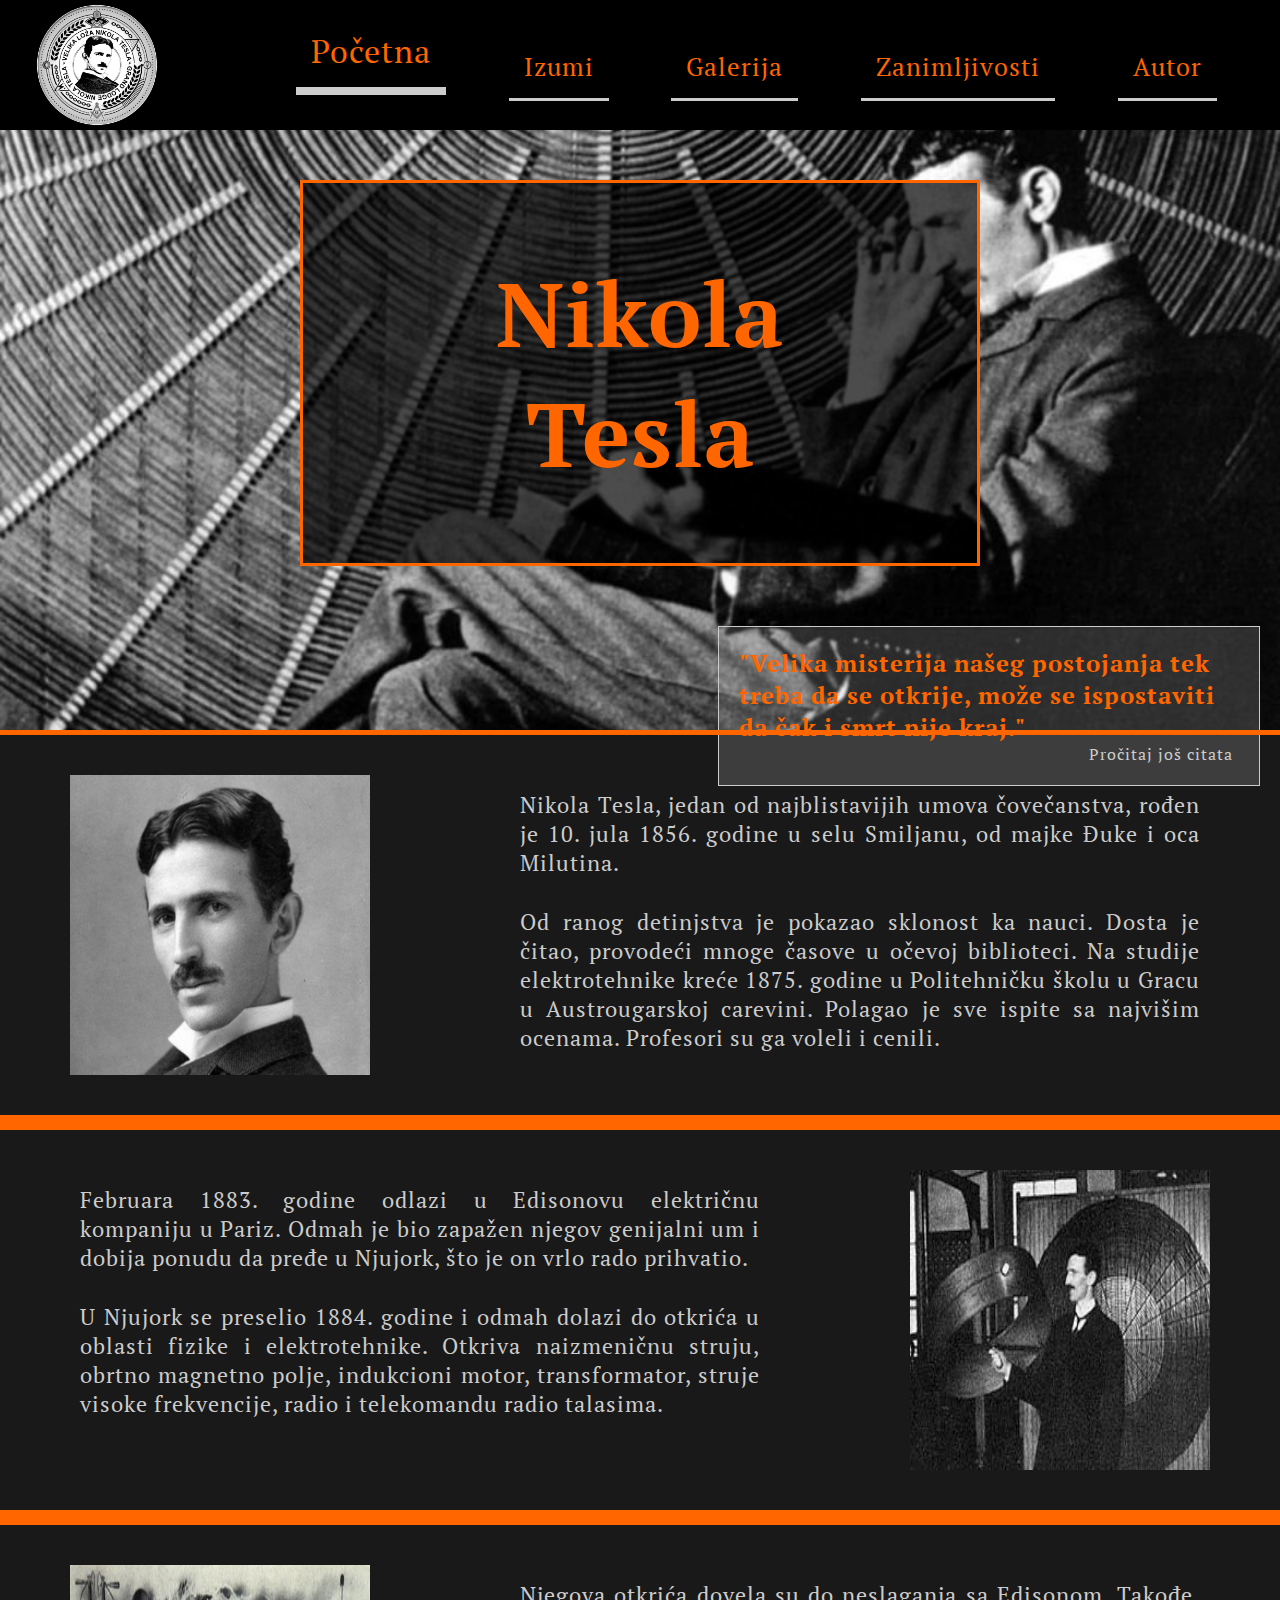
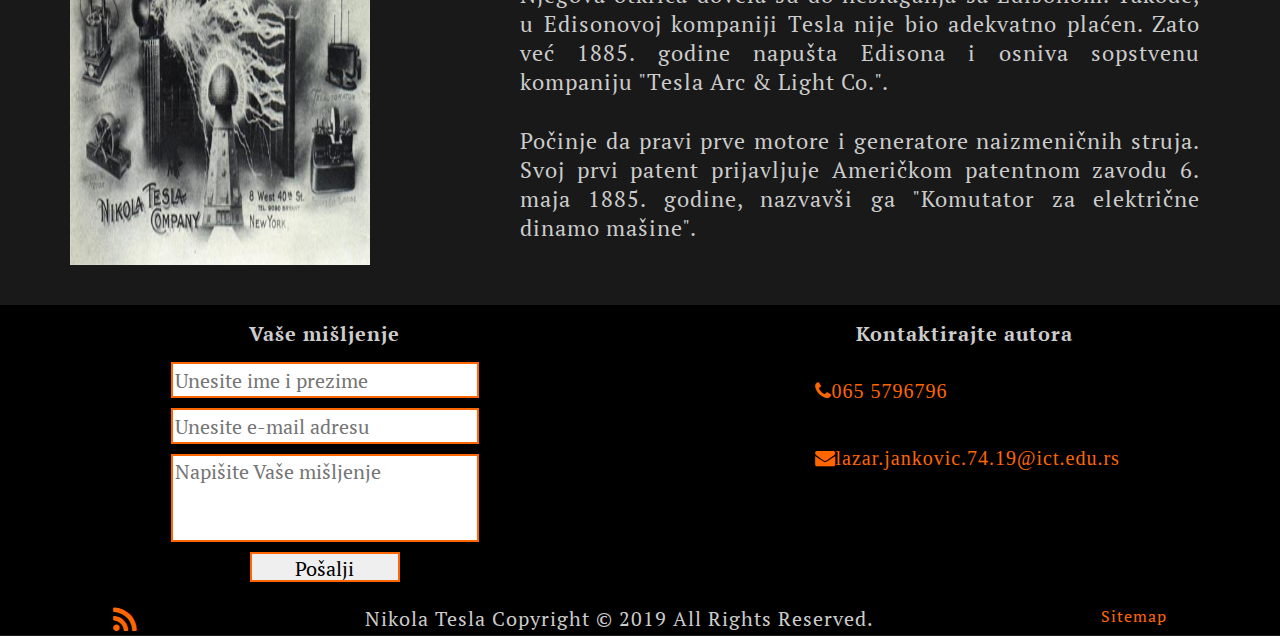
<file: index.html>
<!DOCTYPE HTML>
<html lang="sr-Latn-RS">
	<head>
		<title>Početna</title>
		<link rel="stylesheet" href="style/style.css" type="text/css" />
		<link rel="Shortcut icon" href="img/ntikona.ico" sizes="16x16" />
		<link rel="stylesheet" href="https://cdnjs.cloudflare.com/ajax/libs/font-awesome/4.7.0/css/font-awesome.min.css" />
		<meta charset="utf-8" />
		<meta name="author" content="Lazar Janković" />
		<meta name="copyright" content="Nikola Tesla Copyright" />
		<meta name="keywords" content="nikola tesla, otkrića, izumi, struja, elektro" />
		<meta name="description" content="Nikola Tesla, jedan od najblistavijih umova čovečanstva, rođen je 10. jula 1856." />
	</head>
	<body class="animacija">
		<div id="header">
			<div id="logo">
				<a href="index.html">
					<img src="img/ntlogo.png" alt="tesla logo" />
				</a>
			</div>
			<div id="meni">
				<ul>
					<li class="aktiv">
						<a href="index.html" class="aktiv">Početna</a>
					</li>
					<li>
						<a href="izumi.html">Izumi</a>
					</li>
					<li>
						<a href="galerija.html">Galerija</a>
					</li>
					<li>
						<a href="zanimljivosti.html">Zanimljivosti</a>
					</li>
					<li>
						<a href="autor.html">Autor</a>
					</li>
				</ul>
			</div>
		</div>
		
		<div id="pSlika">
			<div id="naslov">
				<a href="index.html">
					<h1>Nikola Tesla</h1>
				</a>
			</div>
			<div id="citat">
				<h2>"Velika misterija našeg postojanja tek treba da se otkrije,
				može se ispostaviti da čak i smrt nije kraj."</h2>
				<a href="zanimljivosti.html#okvir" >Pročitaj još citata</a>
			</div>
		</div>
			<div class="klasaFL" id="topborder">
				<div class="slika">
					<img src="img/ntslika1.jpg" alt="Tesla" />
				</div>
				<div class="tekst">
					<p>Nikola Tesla, jedan od najblistavijih umova čovečanstva, rođen je 10. jula 1856. godine u selu Smiljanu, od majke Đuke i oca Milutina.</p>
					<p>Od ranog detinjstva je pokazao sklonost ka nauci. Dosta je čitao, provodeći mnoge časove u očevoj biblioteci. 
					Na studije elektrotehnike kreće 1875. godine u Politehničku školu u Gracu u Austrougarskoj carevini.
					Polagao je sve ispite sa najvišim ocenama. Profesori su ga voleli i cenili.</p>
				</div>
			</div>
			<div class="klasaFR">
				<div class="tekst">
					<p>Februara 1883. godine odlazi u Edisonovu električnu kompaniju u Pariz. Odmah je bio zapažen njegov genijalni um i dobija ponudu da pređe u Njujork, što je on vrlo rado prihvatio.</p>
					<p>U Njujork se preselio 1884. godine i odmah dolazi do otkrića u oblasti fizike i elektrotehnike. Otkriva naizmeničnu struju, obrtno magnetno polje, indukcioni motor, transformator, struje visoke frekvencije, radio i telekomandu radio talasima.</p>
				</div>
				<div class="slika" class="desno">
					<img src="img/ntslika2.jpg" alt="Tesla izumi" />
				</div>
			</div>
			<div class="klasaFL" id="noborderbottom">
				<div class="slika">
					<img src="img/ntslika3.jpg" alt="Tesla Company" />
				</div>
				<div class="tekst">
					<p>Njegova otkrića dovela su do neslaganja sa Edisonom. Takođe, u Edisonovoj kompaniji Tesla nije bio adekvatno plaćen. Zato već 1885. godine napušta Edisona i osniva sopstvenu kompaniju "Tesla Arc & Light Co.".</p>
					<p>Počinje da pravi prve motore i generatore naizmeničnih struja. Svoj prvi patent prijavljuje Američkom patentnom zavodu 6. maja 1885. godine, nazvavši ga "Komutator za električne dinamo mašine".</p>
				</div>
			</div>
		<div id="footer">
			<div id="forma">
				<h5>Vaše mišljenje</h5>
				<form action="forma.php" method="post" id="forma1">
					<div class="klasaForm">
						<input type="text" name="ime" id="ime" placeholder="Unesite ime i prezime" />
					</div>
					<div class="klasaForm">
						<input type="email" name="mail" id="mail" placeholder="Unesite e-mail adresu" />
					</div>
					<div class="klasaForm">
						<textarea name="utisak" id="utisak" placeholder="Napišite Vaše mišljenje"></textarea>
					</div>
					<div class="klasaForm">
						<input type="submit" name="dugme" id="dugme" value="Pošalji" />
					</div>
				</form>
			</div>
			<div id="kontakt">
				<h5>Kontaktirajte autora</h5>
				<p><i class="fa fa-phone">065 5796796</i></p>
				<p><i class="fa fa-envelope">lazar&#46;jankovic&#46;74&#46;19&#64;ict&#46;edu&#46;rs</i></p>
			</div>
		</div>
		<div id="copyright">
			<a href="rss.xml" class="boja"><i class="fa fa-rss" style="font-size: 30px;"></i><a> 
			<p>Nikola Tesla Copyright &copy; 2019 All Rights Reserved.</p>
			<a href="sitemap.xml" class="boja">Sitemap</a>
		</div>
	</body>
</html>
</file>
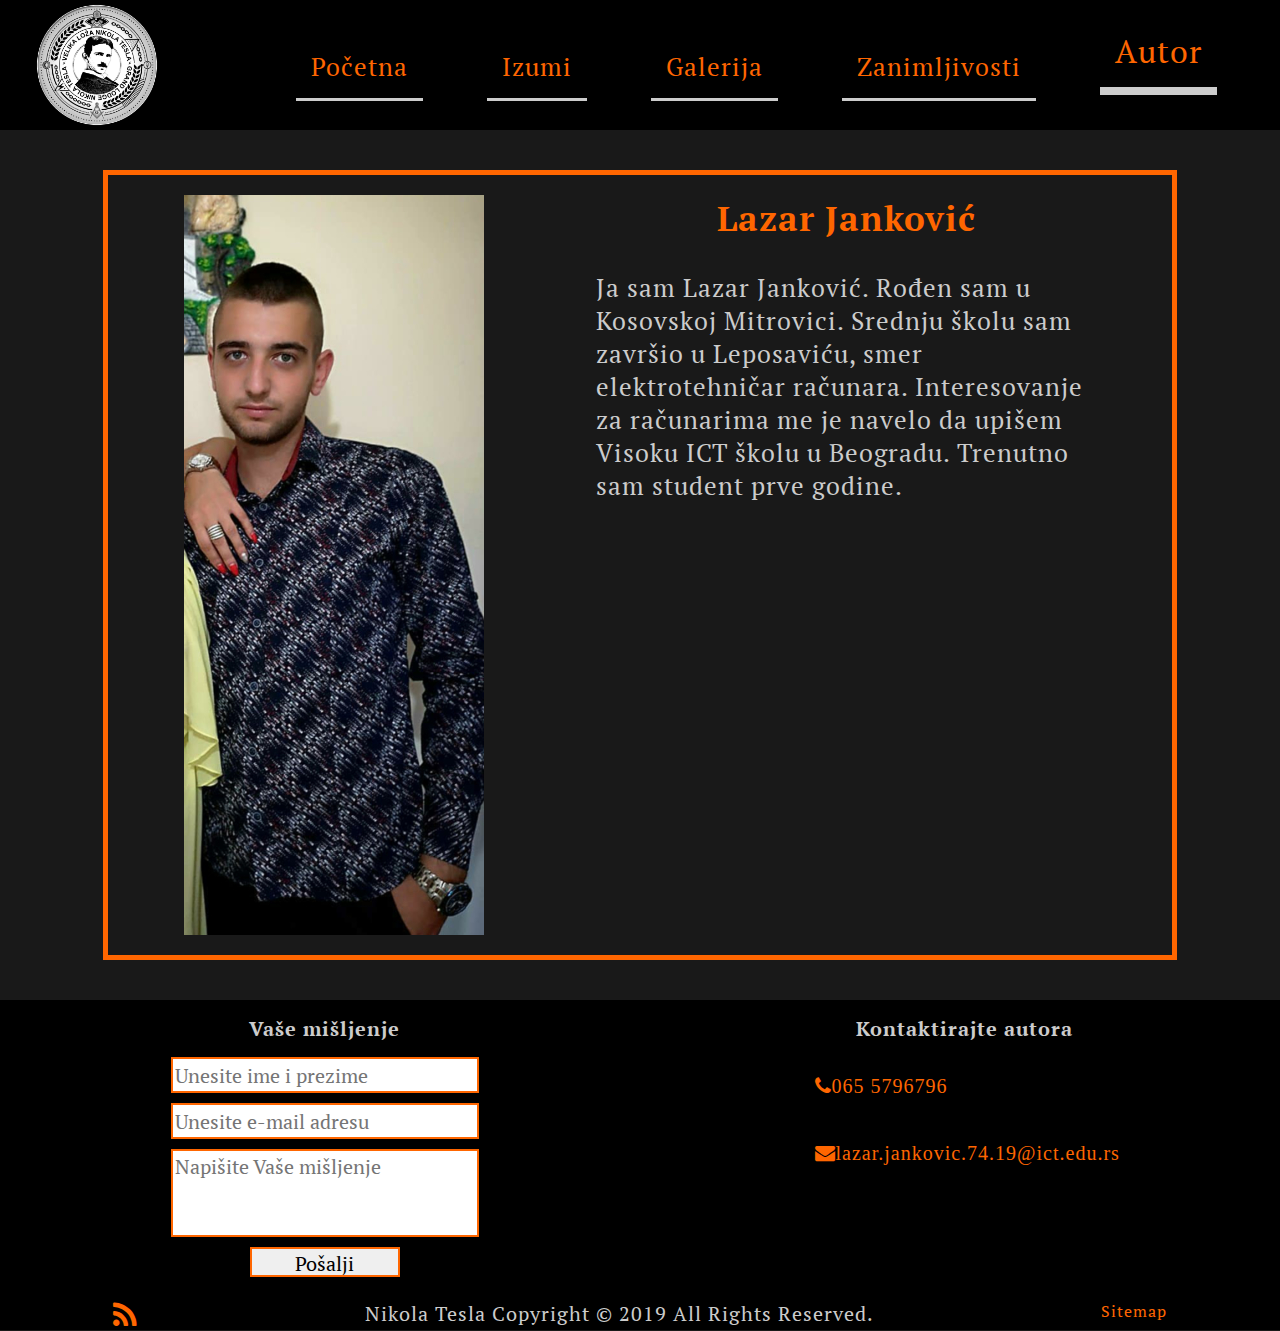
<file: autor.html>
<!DOCTYPE HTML>
<html lang="sr-Latn-RS">
	<head>
		<title>Autor</title>
		<link rel="stylesheet" href="style/style.css" type="text/css" />
		<link rel="Shortcut icon" href="img/ntikona.ico" sizes="16x16" />
		<link rel="stylesheet" href="https://cdnjs.cloudflare.com/ajax/libs/font-awesome/4.7.0/css/font-awesome.min.css" />
		<meta charset="utf-8" />
		<meta name="author" content="Lazar Janković" />
		<meta name="copyright" content="Nikola Tesla Copyright" />
		<meta name="keywords" content="lazar janković, autor, ict" />
		<meta name="description" content="Saznajte i pročitajte nešto o autoru web sajta." />
	</head>
	<body class="animacija">
		<div id="header">
			<div id="logo">
				<a href="index.html">
					<img src="img/ntlogo.png" alt="tesla logo" />
				</a>
			</div>
			<div id="meni">
				<ul>
					<li>
						<a href="index.html">Početna</a>
					</li>
					<li>
						<a href="izumi.html">Izumi</a>
					</li>
					<li>
						<a href="galerija.html">Galerija</a>
					</li>
					<li>
						<a href="zanimljivosti.html">Zanimljivosti</a>
					</li>
					<li class="aktiv">
						<a href="autor.html" class="aktiv">Autor</a>
					</li>
				</ul>
			</div>
		</div>
		<div class="okvir">
			<div id="autor">
				<div id="slikaAutor">
					<img src="img/autor.jpg" alt="Slika autora" />
				</div>
				<div id="tekstAutor">
					<h1>Lazar Janković</h1>
					<p>Ja sam Lazar Janković. Rođen sam u Kosovskoj Mitrovici. Srednju školu sam završio u Leposaviću, smer elektrotehničar računara. Interesovanje za računarima me je navelo da upišem Visoku ICT školu u Beogradu. Trenutno sam student prve godine.</p>
				</div>
			</div>
		</div>
		<div id="footer">
			<div id="forma">
				<h5>Vaše mišljenje</h5>
				<form action="forma.php" method="post" id="forma1">
					<div class="klasaForm">
						<input type="text" name="ime" id="ime" placeholder="Unesite ime i prezime" />
					</div>
					<div class="klasaForm">
						<input type="email" name="mail" id="mail" placeholder="Unesite e-mail adresu" />
					</div>
					<div class="klasaForm">
						<textarea name="utisak" id="utisak" placeholder="Napišite Vaše mišljenje"></textarea>
					</div>
					<div class="klasaForm">
						<input type="submit" name="dugme" id="dugme" value="Pošalji" />
					</div>
				</form>
			</div>
			<div id="kontakt">
				<h5>Kontaktirajte autora</h5>
				<p><i class="fa fa-phone">065 5796796</i></p>
				<p><i class="fa fa-envelope">lazar&#46;jankovic&#46;74&#46;19&#64;ict&#46;edu&#46;rs</i></p>
			</div>
		</div>
		<div id="copyright">
			<a href="rss.xml" class="boja"><i class="fa fa-rss" style="font-size: 30px;"></i><a> 
			<p>Nikola Tesla Copyright &copy; 2019 All Rights Reserved.</p>
			<a href="sitemap.xml" class="boja">Sitemap</a>
		</div>
	</body>
</html>
</file>
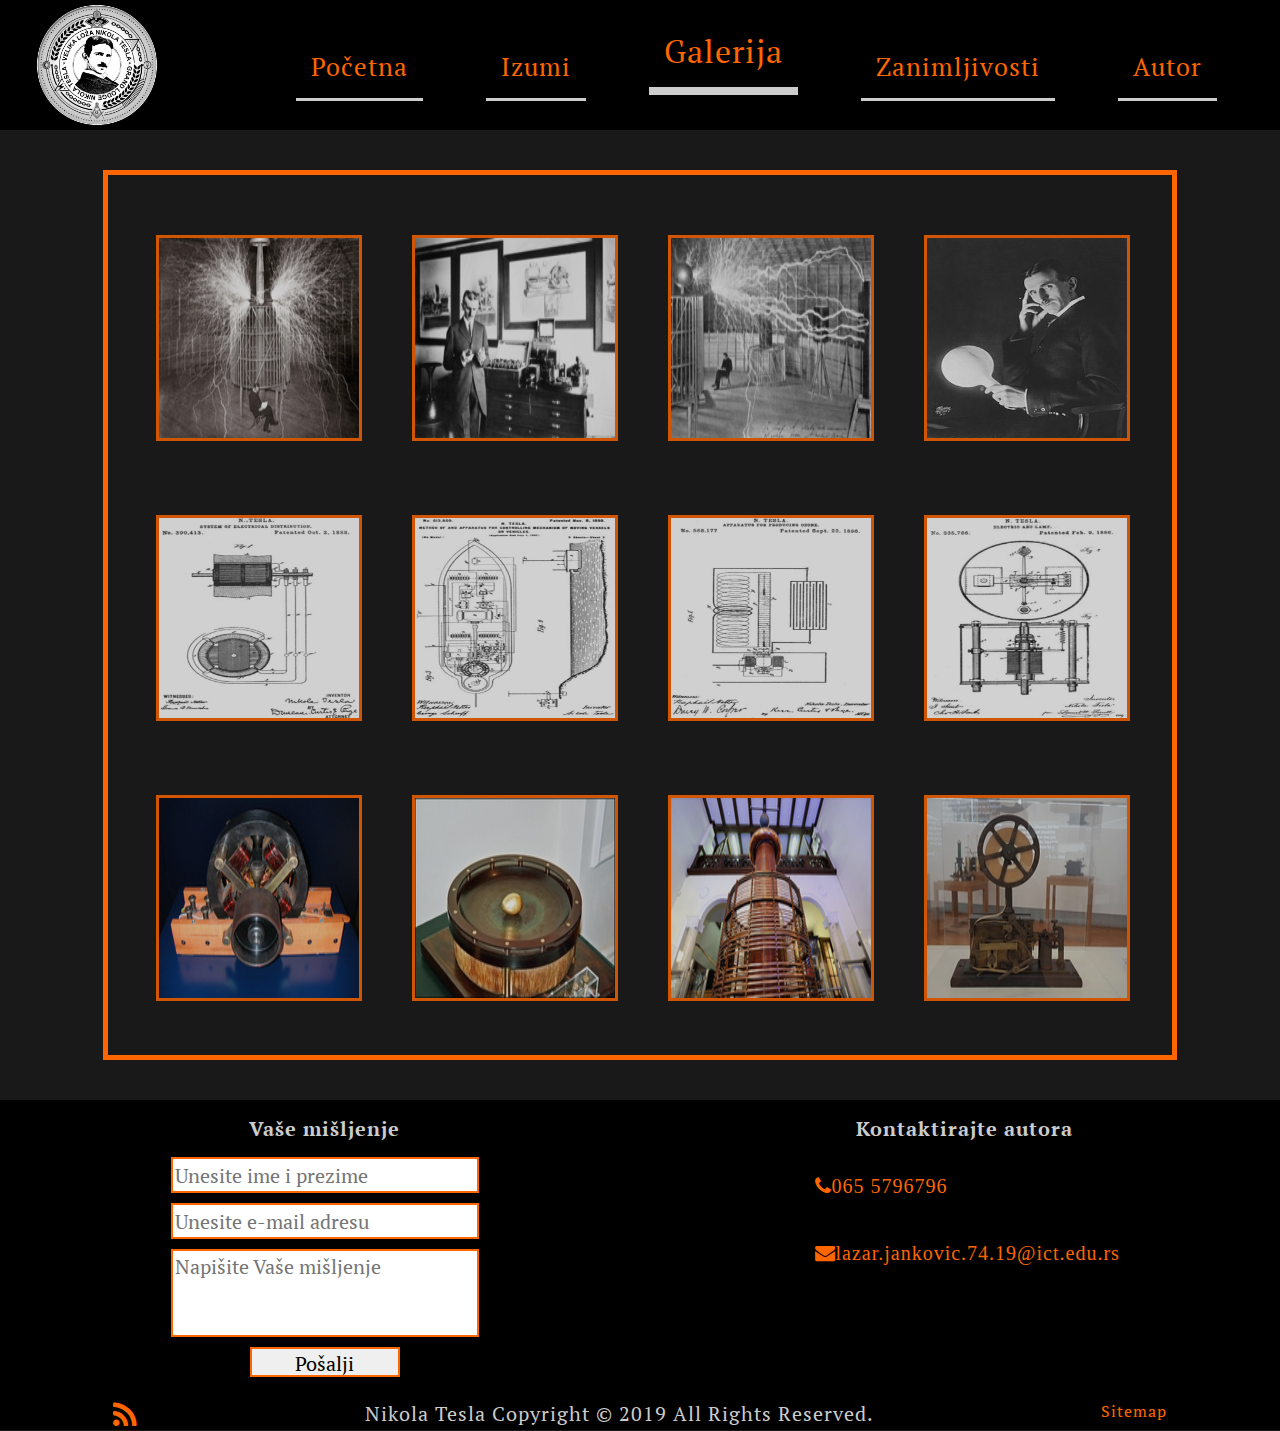
<file: galerija.html>
<!DOCTYPE HTML>
<html lang="sr-Latn-RS">
	<head>
		<title>Galerija</title>
		<link rel="stylesheet" href="style/style.css" type="text/css" />
		<link rel="Shortcut icon" href="img/ntikona.ico" sizes="16x16" />
		<link rel="stylesheet" href="https://cdnjs.cloudflare.com/ajax/libs/font-awesome/4.7.0/css/font-awesome.min.css" />
		<meta charset="utf-8" />
		<meta name="author" content="Lazar Janković" />
		<meta name="copyright" content="Nikola Tesla Copyright" />
		<meta name="keywords" content="nikola tesla, izumi, galerija" />
		<meta name="description" content="Galerija jednog od najvećih ljudi svih vremena." />
	</head>
	<body class="animacija">
		<div id="header">
			<div id="logo">
				<a href="index.html">
					<img src="img/ntlogo.png" alt="tesla logo" />
				</a>
			</div>
			<div id="meni">
				<ul>
					<li>
						<a href="index.html">Početna</a>
					</li>
					<li>
						<a href="izumi.html">Izumi</a>
					</li>
					<li class="aktiv">
						<a href="galerija.html" class="aktiv">Galerija</a>
					</li>
					<li>
						<a href="zanimljivosti.html">Zanimljivosti</a>
					</li>
					<li>
						<a href="autor.html">Autor</a>
					</li>
				</ul>
			</div>
		</div>
		<div class="okvir">
			<div class="slikaRed">
				<div class="slikaR">
					<img src="img/gslika1.jpg" alt="Teslin transformator" />
				</div>
				<div class="slikaR">
					<img src="img/gslika2.jpg" alt="Tesla u sobi" />
				</div>
				<div class="slikaR">
					<img src="img/gslika3.jpg" alt="Tesla struja" />
				</div>
				<div class="slikaR">
					<img src="img/gslika4.jpg" alt="Tesla sijalica" />
				</div>
			</div>
			<div class="slikaRed">
				<div class="slikaR">
					<img src="img/ggslika1.jpg" alt="Tesla nacrt sistema motora" />
				</div>
				<div class="slikaR">
					<img src="img/ggslika2.jpg" alt="Tesla nacrt kontrole broda" />
				</div>
				<div class="slikaR">
					<img src="img/ggslika3.jpg" alt="Tesla nacrt transformatora" />
				</div>
				<div class="slikaR">
					<img src="img/ggslika4.jpg" alt="Tesla nacrt lampe" />
				</div>
			</div>
			<div class="slikaRed">
				<div class="slikaR">
					<img src="img/gggslika1.jpg" alt="Teslin muzej slika rotora" />
				</div>
				<div class="slikaR">
					<img src="img/gggslika2.jpg" alt="Teslin muzej slika motora u obliku jajeta" />
				</div>
				<div class="slikaR">
					<img src="img/gggslika3.jpg" alt="Teslin muzej slika kalema" />
				</div>
				<div class="slikaR">
					<img src="img/gggslika4.jpg" alt="Teslin muzej slika motora" />
				</div>
			</div>
		</div>
		<div id="footer">
			<div id="forma">
				<h5>Vaše mišljenje</h5>
				<form action="forma.php" method="post" id="forma1">
					<div class="klasaForm">
						<input type="text" name="ime" id="ime" placeholder="Unesite ime i prezime" />
					</div>
					<div class="klasaForm">
						<input type="email" name="mail" id="mail" placeholder="Unesite e-mail adresu" />
					</div>
					<div class="klasaForm">
						<textarea name="utisak" id="utisak" placeholder="Napišite Vaše mišljenje"></textarea>
					</div>
					<div class="klasaForm">
						<input type="submit" name="dugme" id="dugme" value="Pošalji" />
					</div>
				</form>
			</div>
			<div id="kontakt">
				<h5>Kontaktirajte autora</h5>
				<p><i class="fa fa-phone">065 5796796</i></p>
				<p><i class="fa fa-envelope">lazar&#46;jankovic&#46;74&#46;19&#64;ict&#46;edu&#46;rs</i></p>
			</div>
		</div>
		<div id="copyright">
			<a href="rss.xml" class="boja"><i class="fa fa-rss" style="font-size: 30px;"></i><a> 
			<p>Nikola Tesla Copyright &copy; 2019 All Rights Reserved.</p>
			<a href="sitemap.xml" class="boja">Sitemap</a>
		</div>
	</body>
</html>
</file>
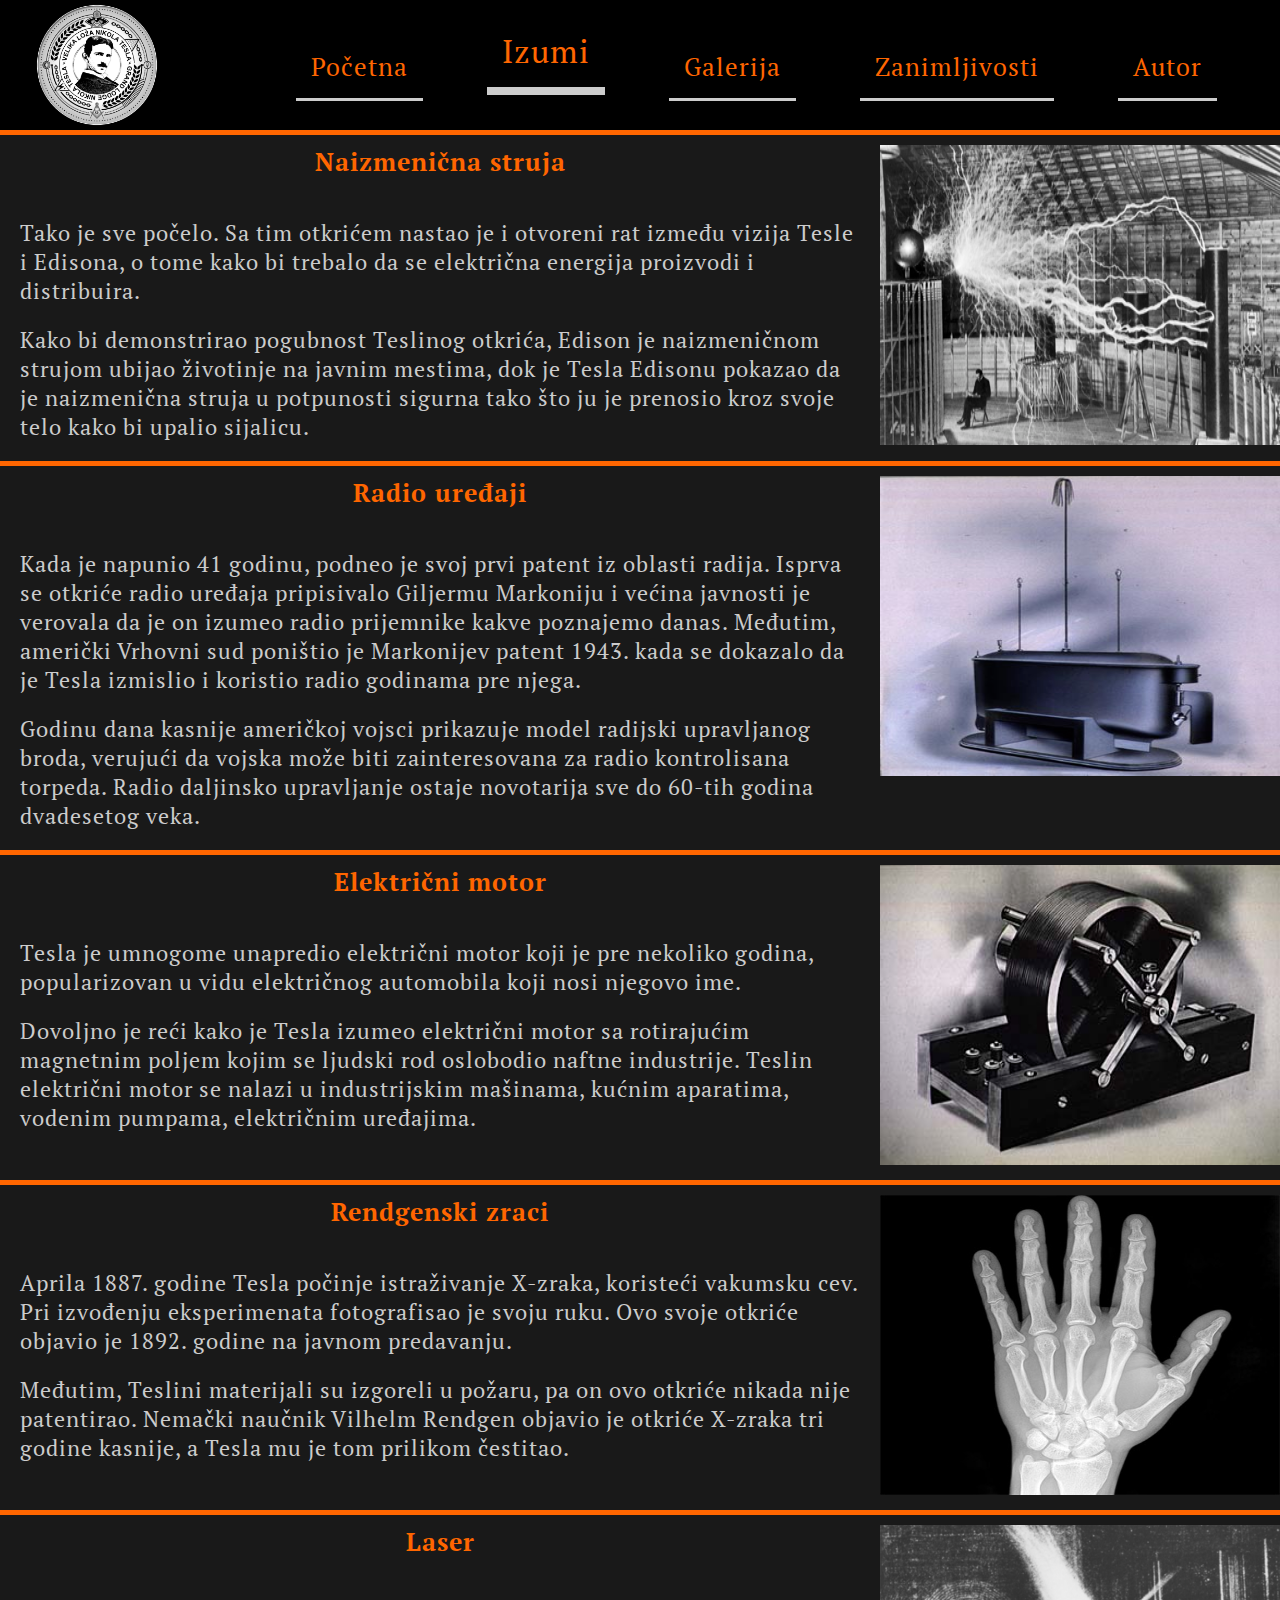
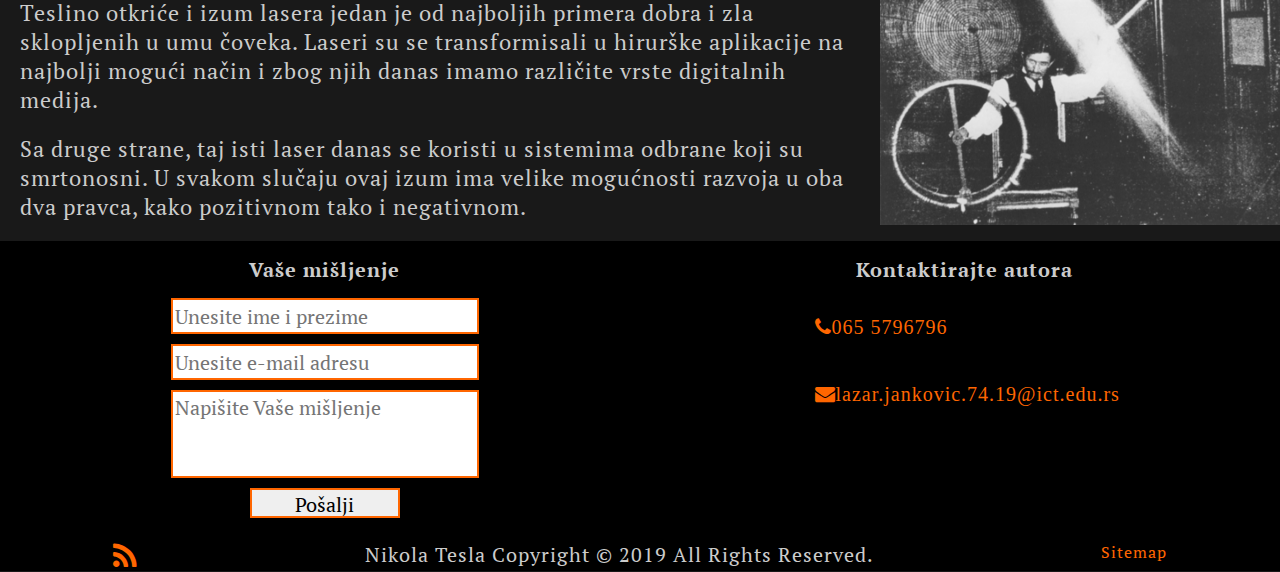
<file: izumi.html>
<!DOCTYPE HTML>
<html lang="sr-Latn-RS">
	<head>
		<title>Izumi</title>
		<link rel="stylesheet" href="style/style.css" type="text/css" />
		<link rel="Shortcut icon" href="img/ntikona.ico" sizes="16x16" />
		<link rel="stylesheet" href="https://cdnjs.cloudflare.com/ajax/libs/font-awesome/4.7.0/css/font-awesome.min.css" />
		<meta charset="utf-8" />
		<meta name="author" content="Lazar Janković" />
		<meta name="copyright" content="Nikola Tesla Copyright" />
		<meta name="keywords" content="nikola tesla, izumi, struja, motor, zraci" />
		<meta name="description" content="Sve o izumima Nikole Tesle." />
	</head>
	<body class="animacija">
		<div id="header">
			<div id="logo">
				<a href="index.html">
					<img src="img/ntlogo.png" alt="tesla logo" />
				</a>
			</div>
			<div id="meni">
				<ul>
					<li>
						<a href="index.html">Početna</a>
					</li>
					<li class="aktiv">
						<a href="izumi.html" class="aktiv">Izumi</a>
					</li>
					<li>
						<a href="galerija.html">Galerija</a>
					</li>
					<li>
						<a href="zanimljivosti.html">Zanimljivosti</a>
					</li>
					<li>
						<a href="autor.html">Autor</a>
					</li>
				</ul>
			</div>
		</div>
		<div class="izum">
			<div class="tekstIzum">
				<h1>Naizmenična struja</h1>
				<p>Tako je sve počelo. Sa tim otkrićem nastao je i otvoreni rat između vizija Tesle i Edisona, o tome kako bi trebalo da se električna energija proizvodi i distribuira.</p>
				<p>Kako bi demonstrirao pogubnost Teslinog otkrića, Edison je naizmeničnom strujom ubijao životinje na javnim mestima, dok je Tesla Edisonu pokazao da je naizmenična struja u potpunosti sigurna tako što ju je prenosio kroz svoje telo kako bi upalio sijalicu.</p>
			</div>
			<div class="slikaIzum">
				<img src="img/izum1.jpg" alt="Naizmenična struja" />
			</div>
		</div>
		<div class="izum">
			<div class="tekstIzum">
				<h1>Radio uređaji</h1>
				<p>Kada je napunio 41 godinu, podneo je svoj prvi patent iz oblasti radija. Isprva se otkriće radio uređaja pripisivalo Giljermu Markoniju i većina javnosti je verovala da je on izumeo radio prijemnike kakve poznajemo danas. Međutim, američki Vrhovni sud poništio je Markonijev patent 1943. kada se dokazalo da je Tesla izmislio i koristio radio godinama pre njega.</p>
				<p>Godinu dana kasnije američkoj vojsci prikazuje model radijski upravljanog broda, verujući da vojska može biti zainteresovana za radio kontrolisana torpeda. Radio daljinsko upravljanje ostaje novotarija sve do 60-tih godina dvadesetog veka.</p>
			</div>
			<div class="slikaIzum">
				<img src="img/izum2.jpg" alt="Radio uređaji" />
			</div>
		</div>
		<div class="izum">
			<div class="tekstIzum">
				<h1>Električni motor</h1>
				<p>Tesla je umnogome unapredio električni motor koji je pre nekoliko godina, popularizovan u vidu električnog automobila koji nosi njegovo ime.</p>
				<p>Dovoljno je reći kako je Tesla izumeo električni motor sa rotirajućim magnetnim poljem kojim se ljudski rod oslobodio naftne industrije. Teslin električni motor se nalazi u industrijskim mašinama, kućnim aparatima, vodenim pumpama, električnim uređajima.</p>
			</div>
			<div class="slikaIzum">
				<img src="img/izum3.jpg" alt="Električni motor" />
			</div>
		</div>
		<div class="izum">
			<div class="tekstIzum">
				<h1>Rendgenski zraci</h1>
				<p>Aprila 1887. godine Tesla počinje istraživanje X-zraka, koristeći vakumsku cev. Pri izvođenju eksperimenata fotografisao je svoju ruku. Ovo svoje otkriće objavio je 1892. godine na javnom predavanju.</p>
				<p>Međutim, Teslini materijali su izgoreli u požaru, pa on ovo otkriće nikada nije patentirao. Nemački naučnik Vilhelm Rendgen objavio je otkriće X-zraka tri godine kasnije, a Tesla mu je tom prilikom čestitao.</p>
			</div>
			<div class="slikaIzum">
				<img src="img/izum4.jpg" alt="Rendgen ruke" />
			</div>
		</div>
		<div class="izum">
			<div class="tekstIzum">
				<h1>Laser</h1>
				<p>Teslino otkriće i izum lasera jedan je od najboljih primera dobra i zla sklopljenih u umu čoveka. Laseri su se transformisali u hirurške aplikacije na najbolji mogući način i zbog njih danas imamo različite vrste digitalnih medija.</p>
				<p>Sa druge strane, taj isti laser danas se koristi u sistemima odbrane koji su smrtonosni. U svakom slučaju ovaj izum ima velike mogućnosti razvoja u oba dva pravca, kako pozitivnom tako i negativnom.</p>
			</div>
			<div class="slikaIzum">
				<img src="img/izum5.jpg" alt="Laser Nikola Tesla" />
			</div>
		</div>
		<div id="footer">
			<div id="forma">
				<h5>Vaše mišljenje</h5>
				<form action="forma.php" method="post" id="forma1">
					<div class="klasaForm">
						<input type="text" name="ime" id="ime" placeholder="Unesite ime i prezime" />
					</div>
					<div class="klasaForm">
						<input type="email" name="mail" id="mail" placeholder="Unesite e-mail adresu" />
					</div>
					<div class="klasaForm">
						<textarea name="utisak" id="utisak" placeholder="Napišite Vaše mišljenje"></textarea>
					</div>
					<div class="klasaForm">
						<input type="submit" name="dugme" id="dugme" value="Pošalji" />
					</div>
				</form>
			</div>
			<div id="kontakt">
				<h5>Kontaktirajte autora</h5>
				<p><i class="fa fa-phone">065 5796796</i></p>
				<p><i class="fa fa-envelope">lazar&#46;jankovic&#46;74&#46;19&#64;ict&#46;edu&#46;rs</i></p>
			</div>
		</div>
		<div id="copyright">
			<a href="rss.xml" class="boja"><i class="fa fa-rss" style="font-size: 30px;"></i><a> 
			<p>Nikola Tesla Copyright &copy; 2019 All Rights Reserved.</p>
			<a href="sitemap.xml" class="boja">Sitemap</a>
		</div>
	</body>
</html>
</file>
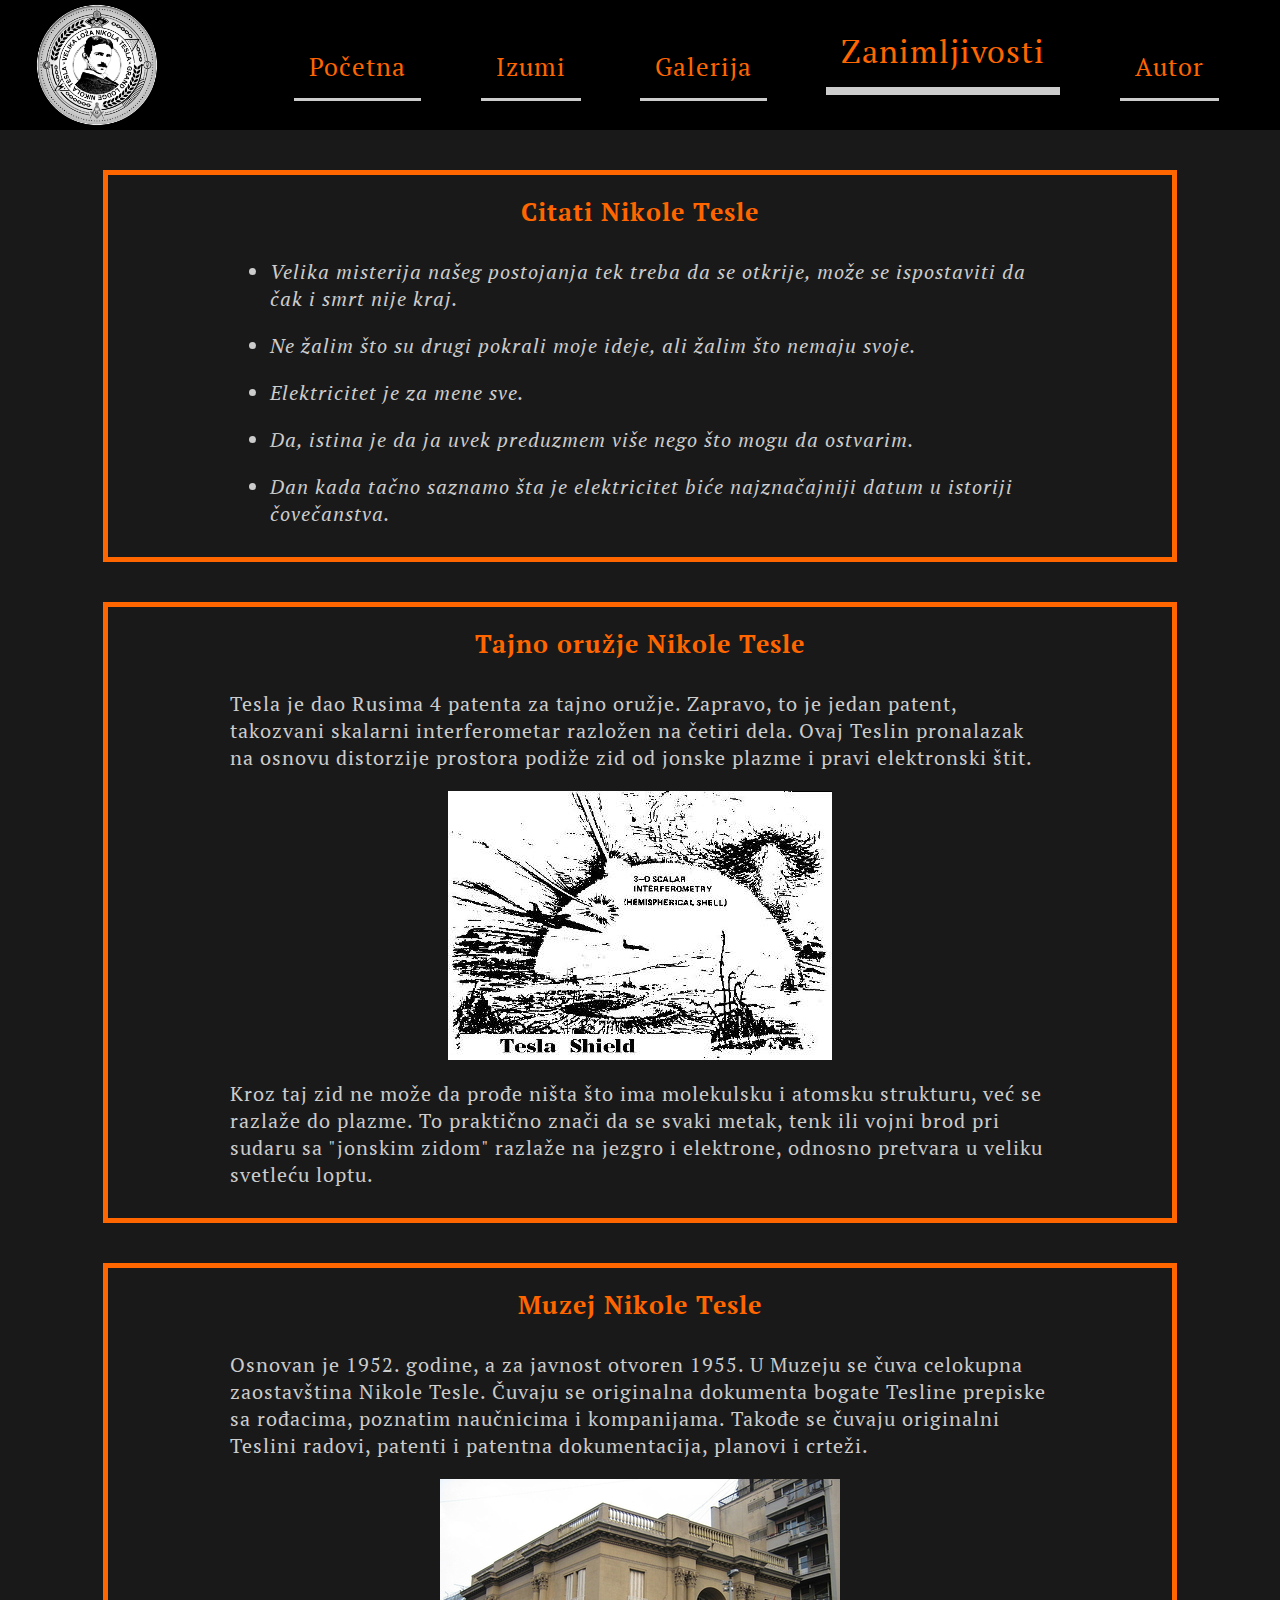
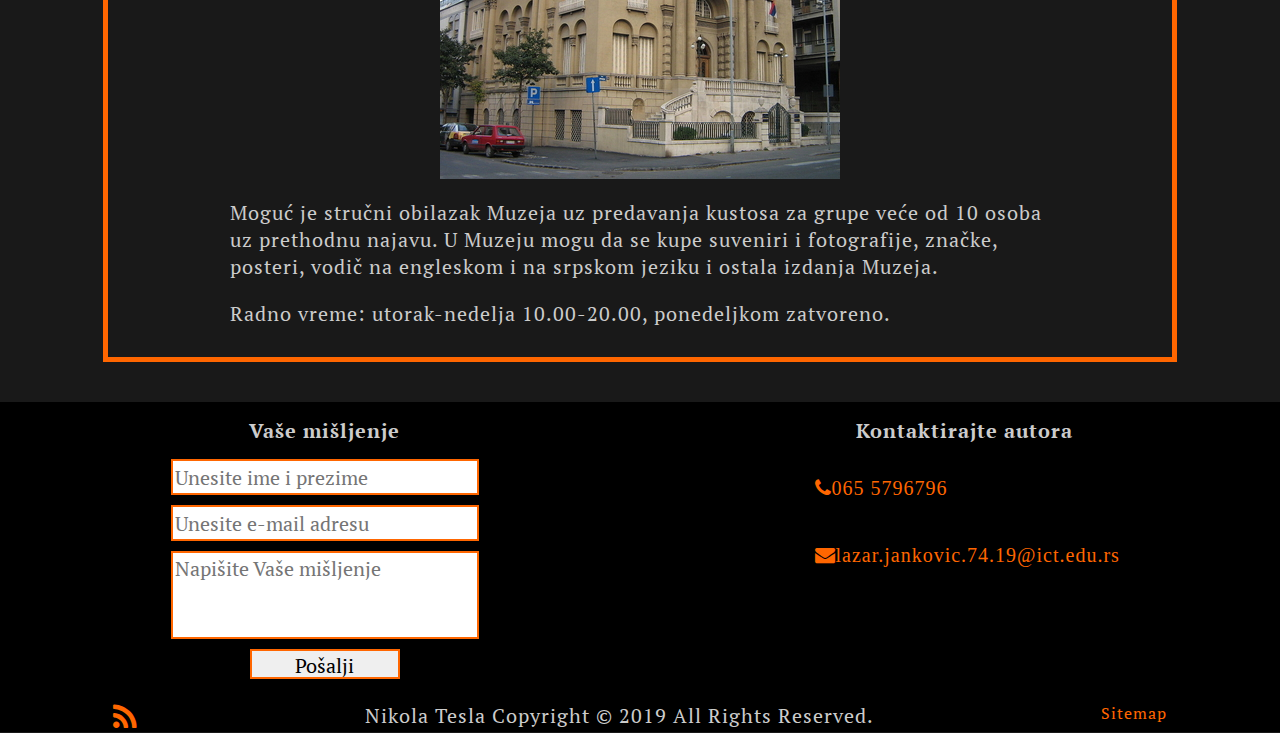
<file: zanimljivosti.html>
<!DOCTYPE HTML>
<html lang="sr-Latn-RS">
	<head>
		<title>Zanimljivosti</title>
		<link rel="stylesheet" href="style/style.css" type="text/css" />
		<link rel="Shortcut icon" href="img/ntikona.ico" sizes="16x16" />
		<link rel="stylesheet" href="https://cdnjs.cloudflare.com/ajax/libs/font-awesome/4.7.0/css/font-awesome.min.css" />
		<meta charset="utf-8" />
		<meta name="author" content="Lazar Janković" />
		<meta name="copyright" content="Nikola Tesla Copyright" />
		<meta name="keywords" content="nikola tesla, citati, tajno oružje, muzej" />
		<meta name="description" content="Stvari koje verovatno niste znali." />
	</head>
	<body class="animacija">
		<div id="header">
			<div id="logo">
				<a href="index.html">
					<img src="img/ntlogo.png" alt="tesla logo" />
				</a>
			</div>
			<div id="meni">
				<ul>
					<li>
						<a href="index.html">Početna</a>
					</li>
					<li>
						<a href="izumi.html">Izumi</a>
					</li>
					<li>
						<a href="galerija.html">Galerija</a>
					</li>
					<li class="aktiv">
						<a href="zanimljivosti.html" class="aktiv">Zanimljivosti</a>
					</li>
					<li>
						<a href="autor.html">Autor</a>
					</li>
				</ul>
			</div>
		</div>
		<div class="okvir">
			<div class="zNaslov">
				<h1>Citati Nikole Tesle</h1>
			</div>
			<div class="zTekst">
				<ul>
					<li>Velika misterija našeg postojanja tek treba da se otkrije, može se ispostaviti da čak i smrt nije kraj.</li>
					<li>Ne žalim što su drugi pokrali moje ideje, ali žalim što nemaju svoje.</li>
					<li>Elektricitet je za mene sve.</li>
					<li>Da, istina je da ja uvek preduzmem više nego što mogu da ostvarim.</li>
					<li>Dan kada tačno saznamo šta je elektricitet biće najznačajniji datum u istoriji čovečanstva.</li>
				</ul>
			</div>
		</div>
		<div class="okvir">
			<div class="zNaslov">
				<h1>Tajno oružje Nikole Tesle</h1>
			</div>
			<div class="zTekst">
				<p>Tesla je dao Rusima 4 patenta za tajno oružje. Zapravo, to je jedan patent, takozvani skalarni interferometar razložen na četiri dela. Ovaj Teslin pronalazak na osnovu distorzije prostora podiže zid od jonske plazme i pravi elektronski štit.</p>
				<div class="zSlika">
					<img src="img/stit.jpg" alt="Elektronski štit" />
				</div>
				<p>Kroz taj zid ne može da prođe ništa što ima molekulsku i atomsku strukturu, već se razlaže do plazme. To praktično znači da se svaki metak, tenk ili vojni brod pri sudaru sa "jonskim zidom" razlaže na jezgro i elektrone, odnosno pretvara u veliku svetleću loptu.</p>
			</div>
		</div>
		<div class="okvir">
			<div class="zNaslov">
				<h1>Muzej Nikole Tesle</h1>
			</div>
			<div class="zTekst">
				<p>Osnovan je 1952. godine, a za javnost otvoren 1955. U Muzeju se čuva celokupna zaostavština Nikole Tesle. Čuvaju se originalna dokumenta bogate Tesline prepiske sa rođacima, poznatim naučnicima i kompanijama. Takođe se čuvaju originalni Teslini radovi, patenti i patentna dokumentacija, planovi i crteži.</p>
				<img src="img/muzej.jpg" alt="Muzej Nikole Tesle" />
				<p>Moguć je stručni obilazak Muzeja uz predavanja kustosa za grupe veće od 10 osoba uz prethodnu najavu. U Muzeju mogu da se kupe suveniri i fotografije, značke, posteri, vodič na engleskom i na srpskom jeziku i ostala izdanja Muzeja.</p>
				<p>Radno vreme: utorak-nedelja 10.00-20.00, ponedeljkom zatvoreno.</p>
			</div>
		</div>
		<div id="footer">
			<div id="forma">
				<h5>Vaše mišljenje</h5>
				<form action="forma.php" method="post" id="forma1">
					<div class="klasaForm">
						<input type="text" name="ime" id="ime" placeholder="Unesite ime i prezime" />
					</div>
					<div class="klasaForm">
						<input type="email" name="mail" id="mail" placeholder="Unesite e-mail adresu" />
					</div>
					<div class="klasaForm">
						<textarea name="utisak" id="utisak" placeholder="Napišite Vaše mišljenje"></textarea>
					</div>
					<div class="klasaForm">
						<input type="submit" name="dugme" id="dugme" value="Pošalji" />
					</div>
				</form>
			</div>
			<div id="kontakt">
				<h5>Kontaktirajte autora</h5>
				<p><i class="fa fa-phone">065 5796796</i></p>
				<p><i class="fa fa-envelope">lazar&#46;jankovic&#46;74&#46;19&#64;ict&#46;edu&#46;rs</i></p>
			</div>
		</div>
		<div id="copyright">
			<a href="rss.xml" class="boja"><i class="fa fa-rss" style="font-size: 30px;"></i><a> 
			<p>Nikola Tesla Copyright &copy; 2019 All Rights Reserved.</p>
			<a href="sitemap.xml" class="boja">Sitemap</a>
		</div>
	</body>
</html>
</file>
<file: style/style.css>
@import url('https://fonts.googleapis.com/css?family=PT+Serif&display=swap');
* {
	margin: 0px auto;
	padding: 0px auto;
	font-family: 'PT Serif', serif;
	text-decoration: none;
}
.cleaner {
	clear: both;
}
@keyframes animacija {
  0% {
    opacity: 0.1;
  }
  100% {
	opacity: 1;
  }
}
.animacija {
	animation: animacija 0.8s cubic-bezier(0.250, 0.460, 0.450, 0.940) both;
}
body {
		background-color: rgba(0, 0, 0, 0.9);
		letter-spacing: 1px;
}
/* BOJE
orange rgba(255, 102, 0);
black rgba(0, 0, 0);
grey rgba(204, 204, 204);
*/
#header {
	width: 100%;
	height: 130px;
	display: flex;
	justify-content: space-between;
	background-color: rgba(0, 0, 0);
	position: sticky;
	top: 0px;
	z-index: 100;
}
#logo {
	width: 130px;
	height: 130px;
}
#logo img {
	width: 130px;
	height: 130px;
}
#meni {
	width: 80%;
}
#meni ul {
	list-style-type: none;
	display: flex;
	justify-content: space-between;
}
#meni ul li {
	margin: 50px auto;
}
#meni ul li a {
		padding: 15px;
		color: rgba(255, 102, 0);
		font-size: 25px;
		border-bottom: 3px solid rgba(204, 204, 204);
}
#meni ul li a:hover {
	border-bottom: 5px solid rgba(204, 204, 204);
	font-size: 27px;
}
#meni ul li.aktiv {
	margin: 30px auto;
}
#meni ul li a.aktiv {
	border-bottom: 8px solid rgba(204, 204, 204);
	font-size: 32px;
}
#pSlika {
	background-image:url(../img/ntpoz.jpg);
	background-position:center;
	background-size: cover;
	width:100%;
	height:600px;
	background-repeat:no-repeat;
}
#naslov {
	padding: 50px 300px 0px 300px;
}
#naslov h1 {
	font-size: 90px;
	color: #FF6600;
	background-color: rgba(0, 0, 0, 0.7);
	padding: 70px;
	text-align: center;
	border: 3px solid rgba(255, 102, 0);
}
#citat {
	width: 500px;
	background-color: rgba(204, 204, 204, 0.2);
	padding: 20px;
	color: rgba(255, 102, 0);
	border: 1px solid rgba(204, 204, 204);
	margin-top: 60px;
	margin-right: 20px;
}
#citat a {
	padding-left: 350px;
	text-decoration: none;
	color: rgba(204, 204, 204);
}
.slika {
	width: 300px;
	height: 300px;
}
.slika img {
	width: 100%;
	height: 100%;
}
.tekst {
	width: 700px;
}
.tekst p {
	font-size: 22px;
	text-align: justify;
	padding: 15px 10px;
	color: rgba(204, 204, 204);
}
.klasaFL {
	width: 100%;
	height: 300px;
	display: flex;
	justify-content: space-between;
	border-bottom: 15px solid rgba(255, 102, 0);
	padding: 40px 0px;
}
.klasaFR {
	width: 100%;
	height: 300px;
	display: flex;
	justify-content: space-between;
	padding: 40px 0px;
	border-bottom: 15px solid rgba(255, 102, 0);
}
#noborderbottom {
	border-bottom: 0px;
}
#topborder {
	border-top: 5px solid rgba(255, 102, 0);
}
#footer {
	width: 100%;
	height: 300px;
	background-color: rgba(0, 0, 0);
	display: flex;
	justify-content: space-around;
}
#footer h5 {
	padding-top: 15px;
	text-align: center;
	font-size: 20px;
	color: rgba(204, 204, 204);
	margin-bottom: 10px;
}
.klasaForm {
	display: flex;
	padding: 5px;
}
.klasaForm input {
	font-size: 20px;
	width: 300px;
	height: 30px;
	border: 2px solid rgba(255, 102, 0);
}
.klasaForm textarea {
	font-size: 20px;
	width: 300px;
	height: 80px;
	border: 2px solid rgba(255, 102, 0);
	resize: none;
}
#dugme {
	width: 150px;
}
#kontakt {
	width: 300px;
}
#kontakt p {
	padding: 20px 0px;
	font-size: 20px;
	color: rgba(255, 102, 0);
}
.boja {
	color: rgba(255, 102, 0);
}
#copyright {
	width: 100%;
	height: 30px;
	background-color: rgba(0, 0, 0);
	display: flex;
	justify-content: space-around;
}
#copyright p {
	font-size: 20px;
	color: rgba(204, 204, 204);
}
/* IZUMI */
.izum {
	border-top: 5px solid rgba(255, 102, 0);
	padding: 10px 0px;
	display: flex;
}
.tekstIzum p {
	color: rgba(204, 204, 204);
	font-size: 22px;
	padding: 10px 20px;
}
.izum h1 {
	color: rgba(255, 102, 0);
	text-align: center;
	padding-bottom: 30px;
	font-size: 25px;
}
.izum img {
	width: 400px;
	height: 300px;
}
/* GALERIJA */
.okvir {
	width: 80%;
	border: 5px solid rgba(255, 102, 0);
	padding: 20px;
	margin: 40px auto;
}
.slikaRed {
	width: 100%;
	display: flex;
	justify-content: space-between;
	padding: 40px 0px;
}
.slikaR {
	width: 200px;
	height: 200px;
}
.slikaR img {
	width: 100%;
	height: 100%;
	border: 3px solid rgba(255, 102, 0);
	opacity: 0.8;
}
.slikaR img:hover {
	opacity: 1;
	transform: scale(1.8);
	transition: 1s;
	position: relative;
	z-index: 2;
}
/* ZANIMLJIVOSI */
.zNaslov h1 {
	text-align: center;
	font-size: 25px;
	color: rgba(255, 102, 0);
}
.zTekst {
	width: 80%;
	margin-top: 20px;
}
.zTekst p {
	color: rgba(204, 204, 204);
	font-size: 20px;
	padding: 10px 0px;
}
.zTekst ul li {
	color: rgba(204, 204, 204);
	font-size: 20px;
	padding: 10px 0px;
	font-style: italic;
}
.zTekst img {
	display: flex;
	padding: 10px 0px;
}
/* AUTOR */
#autor {
	width: 100%;
	display: flex;
	justify-content: space-between;
}
#slikaAutor {
	width: 300px;
	height: 740px;
}
#tekstAutor {
	width: 500px;
}
#tekstAutor h1 {
	font-size: 35px;
	color: rgba(255, 102, 0);
	text-align: center;
}
#tekstAutor p {
	color: rgba(204, 204, 204);
	font-size: 25px;
	margin-top: 30px;
}
</file>
